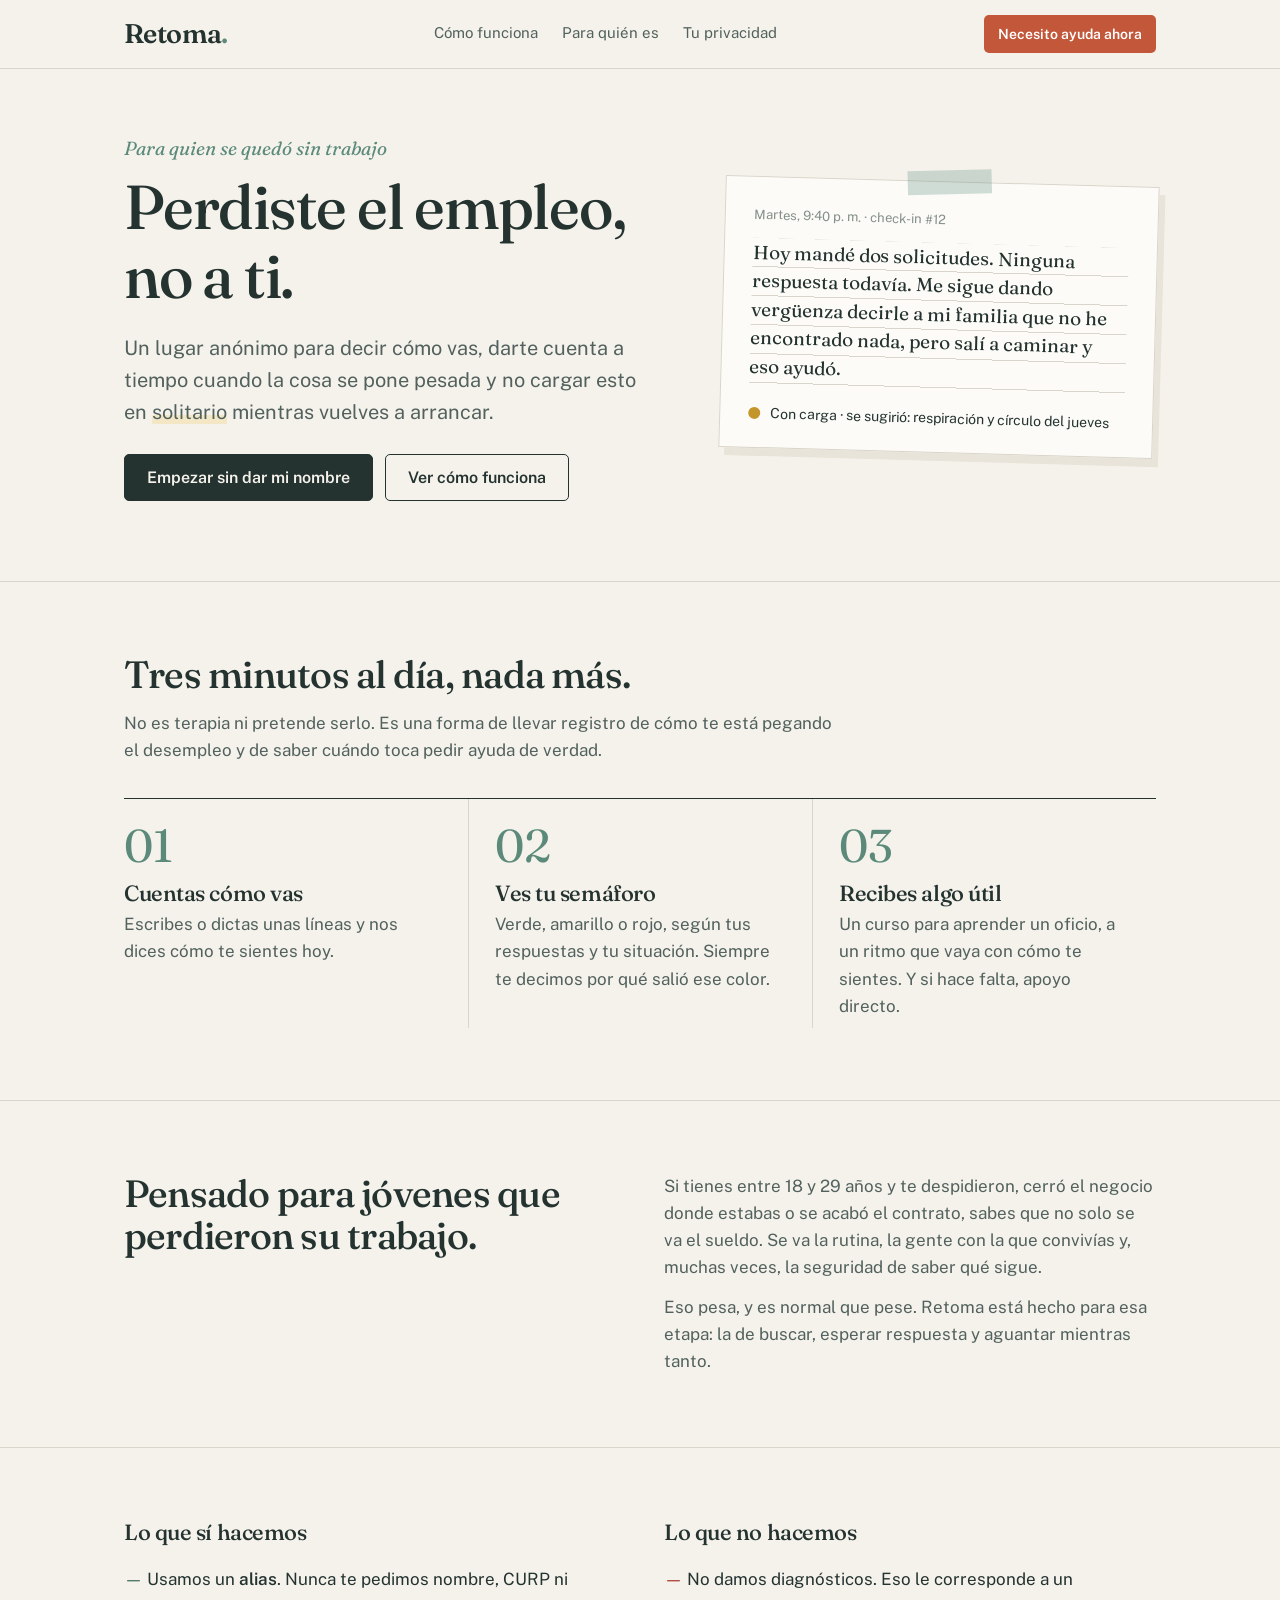
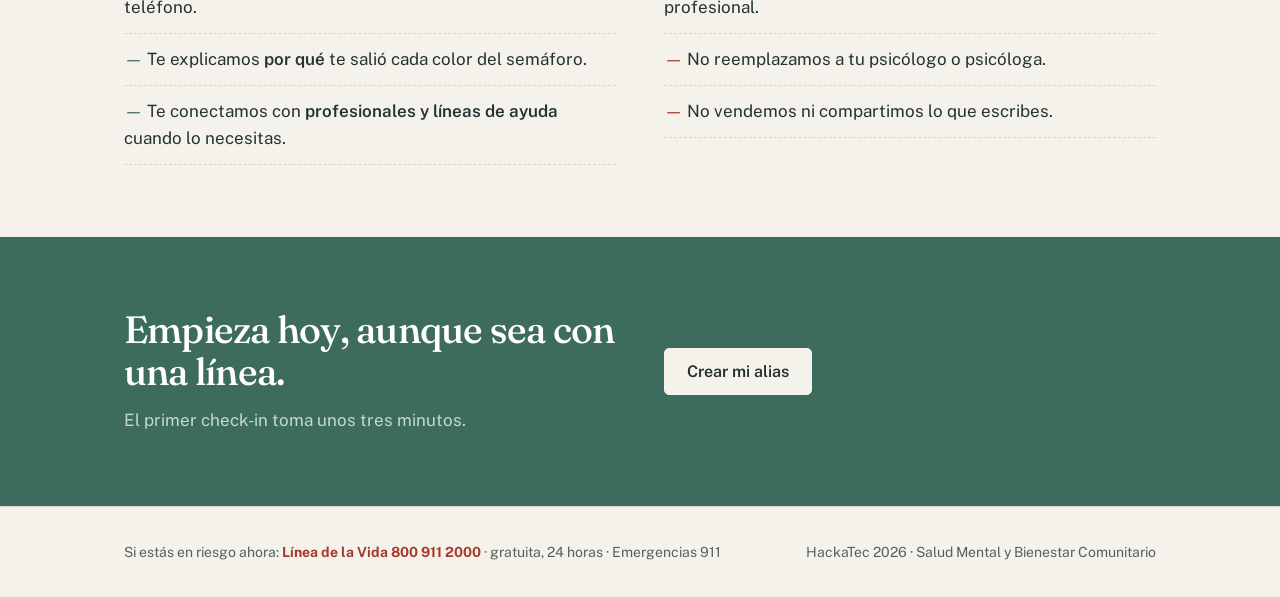
<file: _version_anterior/index.html>
<!DOCTYPE html>
<html lang="es">
<head>
<meta charset="UTF-8">
<meta name="viewport" content="width=device-width, initial-scale=1.0">
<title>Retoma — apoyo emocional después de perder el empleo</title>
<link rel="stylesheet" href="css/estilos.css">
</head>
<body>
<header class="barra">
  <div class="contenedor">
    <a class="marca" href="index.html">Retoma<span>.</span></a>
    <nav class="menu">
      <a href="#como">Cómo funciona</a>
      <a href="#para-quien">Para quién es</a>
      <a href="#privacidad">Tu privacidad</a>
    </nav>
    <a class="ayuda-ya" href="apoyo.html">Necesito ayuda ahora</a>
  </div>
</header>

<main>
  <div class="portada">
    <div class="contenedor">
      <div>
        <p class="antetitulo">Para quien se quedó sin trabajo</p>
        <h1>Perdiste el empleo, no a ti.</h1>
        <p class="entrada">Un lugar anónimo para decir cómo vas, darte cuenta a tiempo cuando la cosa se pone pesada y no cargar esto en <em class="subraya">solitario</em> mientras vuelves a arrancar.</p>
        <div class="acciones">
          <a class="boton" href="registro.html">Empezar sin dar mi nombre</a>
          <a class="boton linea" href="#como">Ver cómo funciona</a>
        </div>
      </div>
      <aside class="hoja" aria-label="Ejemplo de check-in">
        <p class="fecha">Martes, 9:40 p. m. · check-in #12</p>
        <p class="escrito">Hoy mandé dos solicitudes. Ninguna respuesta todavía. Me sigue dando vergüenza decirle a mi familia que no he encontrado nada, pero salí a caminar y eso ayudó.</p>
        <div class="pie-hoja"><i class="punto a"></i> Con carga · se sugirió: respiración y círculo del jueves</div>
      </aside>
    </div>
  </div>

  <section id="como" class="separada">
    <div class="contenedor">
      <h2>Tres minutos al día, nada más.</h2>
      <p class="suave angosto">No es terapia ni pretende serlo. Es una forma de llevar registro de cómo te está pegando el desempleo y de saber cuándo toca pedir ayuda de verdad.</p>
      <div class="pasos">
        <div class="paso">
          <div class="num">01</div>
          <h3>Cuentas cómo vas</h3>
          <p class="suave">Escribes o dictas unas líneas y nos dices cómo te sientes hoy.</p>
        </div>
        <div class="paso">
          <div class="num">02</div>
          <h3>Ves tu semáforo</h3>
          <p class="suave">Verde, amarillo o rojo, según tus respuestas y tu situación. Siempre te decimos por qué salió ese color.</p>
        </div>
        <div class="paso">
          <div class="num">03</div>
          <h3>Recibes algo útil</h3>
          <p class="suave">Un curso para aprender un oficio, a un ritmo que vaya con cómo te sientes. Y si hace falta, apoyo directo.</p>
        </div>
      </div>
    </div>
  </section>

  <section id="para-quien" class="separada">
    <div class="contenedor dos-col">
      <div>
        <h2>Pensado para jóvenes que perdieron su trabajo.</h2>
      </div>
      <div class="suave">
        <p>Si tienes entre 18 y 29 años y te despidieron, cerró el negocio donde estabas o se acabó el contrato, sabes que no solo se va el sueldo. Se va la rutina, la gente con la que convivías y, muchas veces, la seguridad de saber qué sigue.</p>
        <p>Eso pesa, y es normal que pese. Retoma está hecho para esa etapa: la de buscar, esperar respuesta y aguantar mientras tanto.</p>
      </div>
    </div>
  </section>

  <section id="privacidad" class="separada">
    <div class="contenedor dos-col">
      <div>
        <h3>Lo que sí hacemos</h3>
        <ul class="lista-simple si">
          <li>Usamos un <b>alias</b>. Nunca te pedimos nombre, CURP ni teléfono.</li>
          <li>Te explicamos <b>por qué</b> te salió cada color del semáforo.</li>
          <li>Te conectamos con <b>profesionales y líneas de ayuda</b> cuando lo necesitas.</li>
        </ul>
      </div>
      <div>
        <h3>Lo que no hacemos</h3>
        <ul class="lista-simple no">
          <li>No damos diagnósticos. Eso le corresponde a un profesional.</li>
          <li>No reemplazamos a tu psicólogo o psicóloga.</li>
          <li>No vendemos ni compartimos lo que escribes.</li>
        </ul>
      </div>
    </div>
  </section>

  <section class="franja">
    <div class="contenedor dos-col">
      <div>
        <h2>Empieza hoy, aunque sea con una línea.</h2>
        <p class="suave">El primer check-in toma unos tres minutos.</p>
      </div>
      <div style="align-self:center">
        <a class="boton" href="registro.html">Crear mi alias</a>
      </div>
    </div>
  </section>
</main>

<footer class="pie">
  <div class="contenedor">
    <span>Si estás en riesgo ahora: <b>Línea de la Vida 800 911 2000</b> · gratuita, 24 horas · Emergencias 911</span>
    <span>HackaTec 2026 · Salud Mental y Bienestar Comunitario</span>
  </div>
</footer>
<script src="js/app.js"></script>
</body>
</html>
</file>
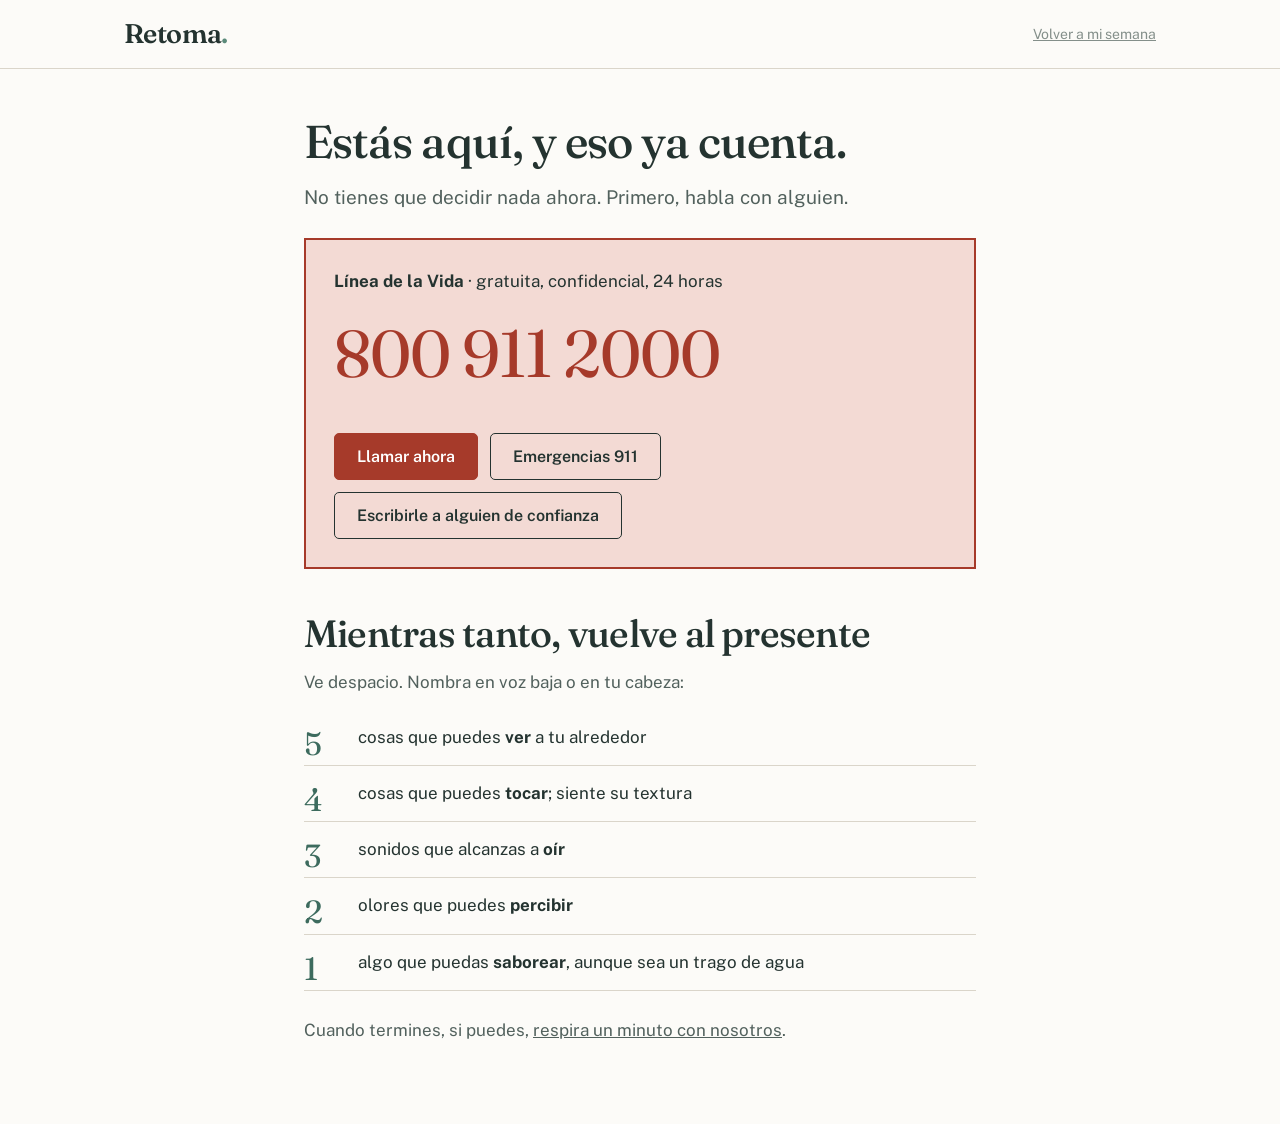
<file: _version_anterior/apoyo.html>
<!DOCTYPE html>
<html lang="es">
<head>
<meta charset="UTF-8">
<meta name="viewport" content="width=device-width, initial-scale=1.0">
<title>Ayuda ahora — Retoma</title>
<link rel="stylesheet" href="css/estilos.css">
</head>
<body class="crisis">
<header class="barra">
  <div class="contenedor">
    <a class="marca" href="panel.html">Retoma<span>.</span></a>
    <a href="panel.html" class="chico">Volver a mi semana</a>
  </div>
</header>
<main class="pagina">
  <div class="contenedor angosto">
    <h1 style="font-size:46px">Estás aquí, y eso ya cuenta.</h1>
    <p class="suave" style="margin-top:14px;font-size:19px">No tienes que decidir nada ahora. Primero, habla con alguien.</p>

    <div class="caja-crisis">
      <p><b>Línea de la Vida</b> · gratuita, confidencial, 24 horas</p>
      <a class="telefono" href="tel:8009112000">800 911 2000</a>
      <div class="acciones">
        <a class="boton alerta" href="tel:8009112000">Llamar ahora</a>
        <a class="boton linea" href="tel:911">Emergencias 911</a>
        <a class="boton linea" href="https://wa.me/?text=%C2%BFPuedes%20hablar%20conmigo%20un%20rato%3F%20No%20estoy%20bien." target="_blank" rel="noopener">Escribirle a alguien de confianza</a>
      </div>
    </div>

    <h2 style="margin-top:44px">Mientras tanto, vuelve al presente</h2>
    <p class="suave">Ve despacio. Nombra en voz baja o en tu cabeza:</p>
    <ol class="sentidos">
      <li>cosas que puedes <b>ver</b> a tu alrededor</li>
      <li>cosas que puedes <b>tocar</b>; siente su textura</li>
      <li>sonidos que alcanzas a <b>oír</b></li>
      <li>olores que puedes <b>percibir</b></li>
      <li>algo que puedas <b>saborear</b>, aunque sea un trago de agua</li>
    </ol>
    <p class="suave" style="margin-top:26px">Cuando termines, si puedes, <a href="herramientas.html#respirar">respira un minuto con nosotros</a>.</p>
  </div>
</main>
</body>
</html>
</file>
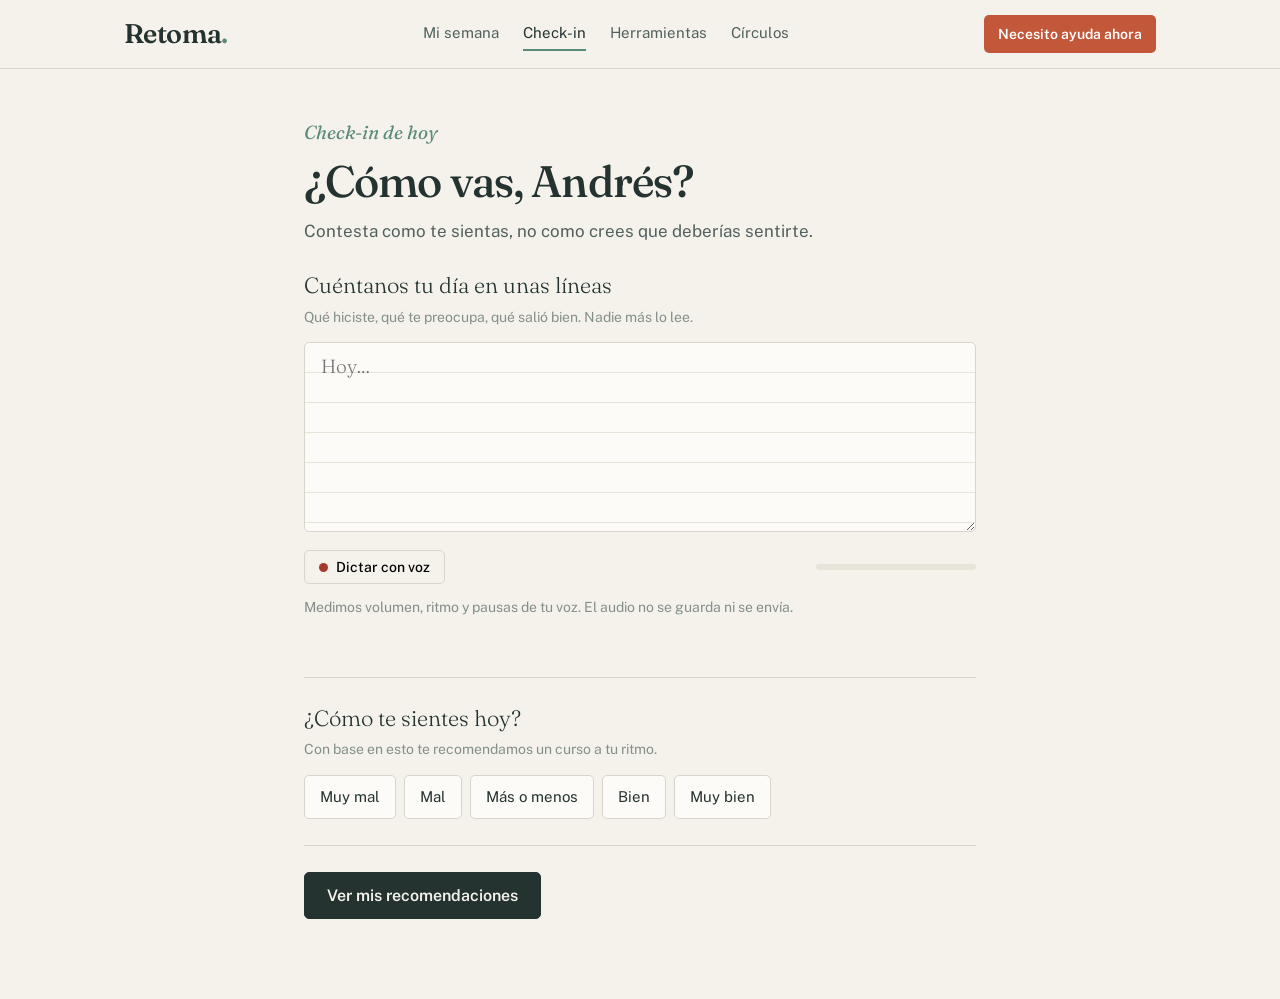
<file: _version_anterior/checkin.html>
<!DOCTYPE html>
<html lang="es">
<head>
<meta charset="UTF-8">
<meta name="viewport" content="width=device-width, initial-scale=1.0">
<title>Check-in — Retoma</title>
<link rel="stylesheet" href="css/estilos.css">
</head>
<body>
<header class="barra">
  <div class="contenedor">
    <a class="marca" href="panel.html">Retoma<span>.</span></a>
    <nav class="menu">
      <a href="panel.html">Mi semana</a>
      <a href="checkin.html" class="activo">Check-in</a>
      <a href="herramientas.html">Herramientas</a>
      <a href="circulos.html">Círculos</a>
    </nav>
    <a class="ayuda-ya" href="apoyo.html">Necesito ayuda ahora</a>
  </div>
</header>
<main class="pagina">
  <div class="contenedor angosto">
    <p class="antetitulo">Check-in de hoy</p>
    <h1 style="font-size:44px">¿Cómo vas, <span data-alias></span>?</h1>
    <p class="suave" style="margin-top:12px">Contesta como te sientas, no como crees que deberías sentirte.</p>

    <form id="form-checkin">
      <div class="bloque">
        <label class="pregunta" for="texto">Cuéntanos tu día en unas líneas</label>
        <span class="ayuda">Qué hiciste, qué te preocupa, qué salió bien. Nadie más lo lee.</span>
        <textarea id="texto" name="texto" class="renglones" placeholder="Hoy…"></textarea>
        <div class="fila-voz">
          <button type="button" class="boton-voz" id="boton-voz"><i></i> <span id="etiqueta-voz">Dictar con voz</span></button>
          <span class="medidor" aria-hidden="true"><i id="medidor"></i></span>
          <span class="chico">Medimos volumen, ritmo y pausas de tu voz. El audio no se guarda ni se envía.</span>
        </div>
        <p class="provisional" id="voz-provisional"></p>
        <div class="confirmar-voz" id="confirmar-voz" hidden>
          <p class="pregunta-voz" id="pregunta-voz"></p>
          <div class="acciones-voz" id="acciones-voz">
            <button type="button" class="boton" data-resp="si">Sí, así me siento</button>
            <button type="button" class="boton linea" data-resp="no">No del todo</button>
          </div>
          <div id="corregir-voz" hidden>
            <p class="chico" style="margin:14px 0 8px">¿Cómo te describirías mejor hoy?</p>
            <div class="opciones">
              <label><input type="radio" name="voz_corregido" value="tranquilo"><span>En calma</span></label>
              <label><input type="radio" name="voz_corregido" value="apagado"><span>Con poca energía</span></label>
              <label><input type="radio" name="voz_corregido" value="tenso"><span>Con tensión o prisa</span></label>
              <label><input type="radio" name="voz_corregido" value="ninguno"><span>Prefiero no decir</span></label>
            </div>
          </div>
          <p class="chico" id="gracias-voz" hidden style="margin-top:12px">Gracias. Vale más lo que tú nos dices que lo que medimos.</p>
          <input type="hidden" name="voz_detectado" id="voz_detectado">
          <input type="hidden" name="voz_confirmado" id="voz_confirmado">
        </div>
      </div>

      <div class="bloque">
        <span class="pregunta">¿Cómo te sientes hoy?</span>
        <span class="ayuda">Con base en esto te recomendamos un curso a tu ritmo.</span>
        <div class="opciones">
          <label><input type="radio" name="animo" value="1" required><span>Muy mal</span></label>
          <label><input type="radio" name="animo" value="2"><span>Mal</span></label>
          <label><input type="radio" name="animo" value="3"><span>Más o menos</span></label>
          <label><input type="radio" name="animo" value="4"><span>Bien</span></label>
          <label><input type="radio" name="animo" value="5"><span>Muy bien</span></label>
        </div>
      </div>

      <div class="acciones"><button class="boton" type="submit">Ver mis recomendaciones</button></div>
    </form>
  </div>
</main>
<script src="js/app.js"></script>
</body>
</html>
</file>
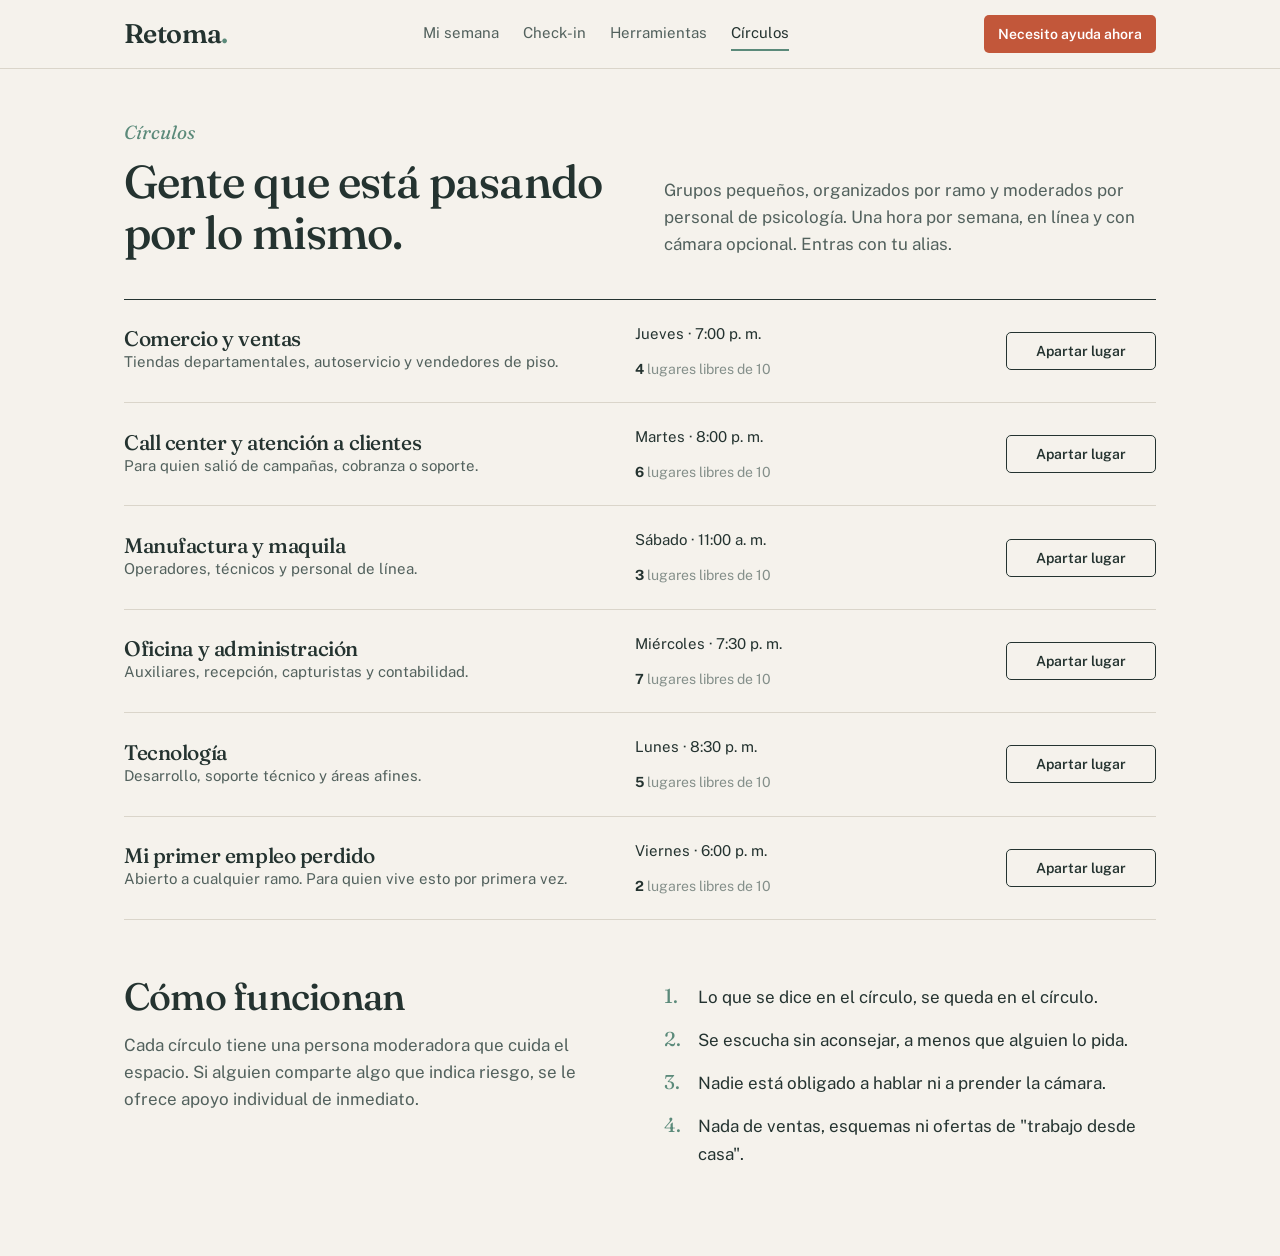
<file: _version_anterior/circulos.html>
<!DOCTYPE html>
<html lang="es">
<head>
<meta charset="UTF-8">
<meta name="viewport" content="width=device-width, initial-scale=1.0">
<title>Círculos — Retoma</title>
<link rel="stylesheet" href="css/estilos.css">
</head>
<body>
<header class="barra">
  <div class="contenedor">
    <a class="marca" href="panel.html">Retoma<span>.</span></a>
    <nav class="menu">
      <a href="panel.html">Mi semana</a>
      <a href="checkin.html">Check-in</a>
      <a href="herramientas.html">Herramientas</a>
      <a href="circulos.html" class="activo">Círculos</a>
    </nav>
    <a class="ayuda-ya" href="apoyo.html">Necesito ayuda ahora</a>
  </div>
</header>
<main class="pagina">
  <div class="contenedor">
    <div class="dos-col" style="margin-bottom:40px">
      <div>
        <p class="antetitulo">Círculos</p>
        <h1 style="font-size:46px">Gente que está pasando por lo mismo.</h1>
      </div>
      <p class="suave" style="align-self:end">Grupos pequeños, organizados por ramo y moderados por personal de psicología. Una hora por semana, en línea y con cámara opcional. Entras con tu alias.</p>
    </div>

    <ul class="circulos">
      <li class="circulo-item">
        <div><h3>Comercio y ventas</h3><p class="suave" style="font-size:15px">Tiendas departamentales, autoservicio y vendedores de piso.</p></div>
        <div><p style="font-size:15px">Jueves · 7:00 p. m.</p><p class="lugares"><b>4</b> lugares libres de 10</p></div>
        <button class="boton linea" data-apartar="comercio">Apartar lugar</button>
      </li>
      <li class="circulo-item">
        <div><h3>Call center y atención a clientes</h3><p class="suave" style="font-size:15px">Para quien salió de campañas, cobranza o soporte.</p></div>
        <div><p style="font-size:15px">Martes · 8:00 p. m.</p><p class="lugares"><b>6</b> lugares libres de 10</p></div>
        <button class="boton linea" data-apartar="callcenter">Apartar lugar</button>
      </li>
      <li class="circulo-item">
        <div><h3>Manufactura y maquila</h3><p class="suave" style="font-size:15px">Operadores, técnicos y personal de línea.</p></div>
        <div><p style="font-size:15px">Sábado · 11:00 a. m.</p><p class="lugares"><b>3</b> lugares libres de 10</p></div>
        <button class="boton linea" data-apartar="manufactura">Apartar lugar</button>
      </li>
      <li class="circulo-item">
        <div><h3>Oficina y administración</h3><p class="suave" style="font-size:15px">Auxiliares, recepción, capturistas y contabilidad.</p></div>
        <div><p style="font-size:15px">Miércoles · 7:30 p. m.</p><p class="lugares"><b>7</b> lugares libres de 10</p></div>
        <button class="boton linea" data-apartar="oficina">Apartar lugar</button>
      </li>
      <li class="circulo-item">
        <div><h3>Tecnología</h3><p class="suave" style="font-size:15px">Desarrollo, soporte técnico y áreas afines.</p></div>
        <div><p style="font-size:15px">Lunes · 8:30 p. m.</p><p class="lugares"><b>5</b> lugares libres de 10</p></div>
        <button class="boton linea" data-apartar="tecnologia">Apartar lugar</button>
      </li>
      <li class="circulo-item">
        <div><h3>Mi primer empleo perdido</h3><p class="suave" style="font-size:15px">Abierto a cualquier ramo. Para quien vive esto por primera vez.</p></div>
        <div><p style="font-size:15px">Viernes · 6:00 p. m.</p><p class="lugares"><b>2</b> lugares libres de 10</p></div>
        <button class="boton linea" data-apartar="primero">Apartar lugar</button>
      </li>
    </ul>

    <div class="dos-col" style="margin-top:56px">
      <div>
        <h2>Cómo funcionan</h2>
        <p class="suave">Cada círculo tiene una persona moderadora que cuida el espacio. Si alguien comparte algo que indica riesgo, se le ofrece apoyo individual de inmediato.</p>
      </div>
      <ol class="reglas">
        <li>Lo que se dice en el círculo, se queda en el círculo.</li>
        <li>Se escucha sin aconsejar, a menos que alguien lo pida.</li>
        <li>Nadie está obligado a hablar ni a prender la cámara.</li>
        <li>Nada de ventas, esquemas ni ofertas de "trabajo desde casa".</li>
      </ol>
    </div>
  </div>
</main>
<script src="js/app.js"></script>
</body>
</html>
</file>
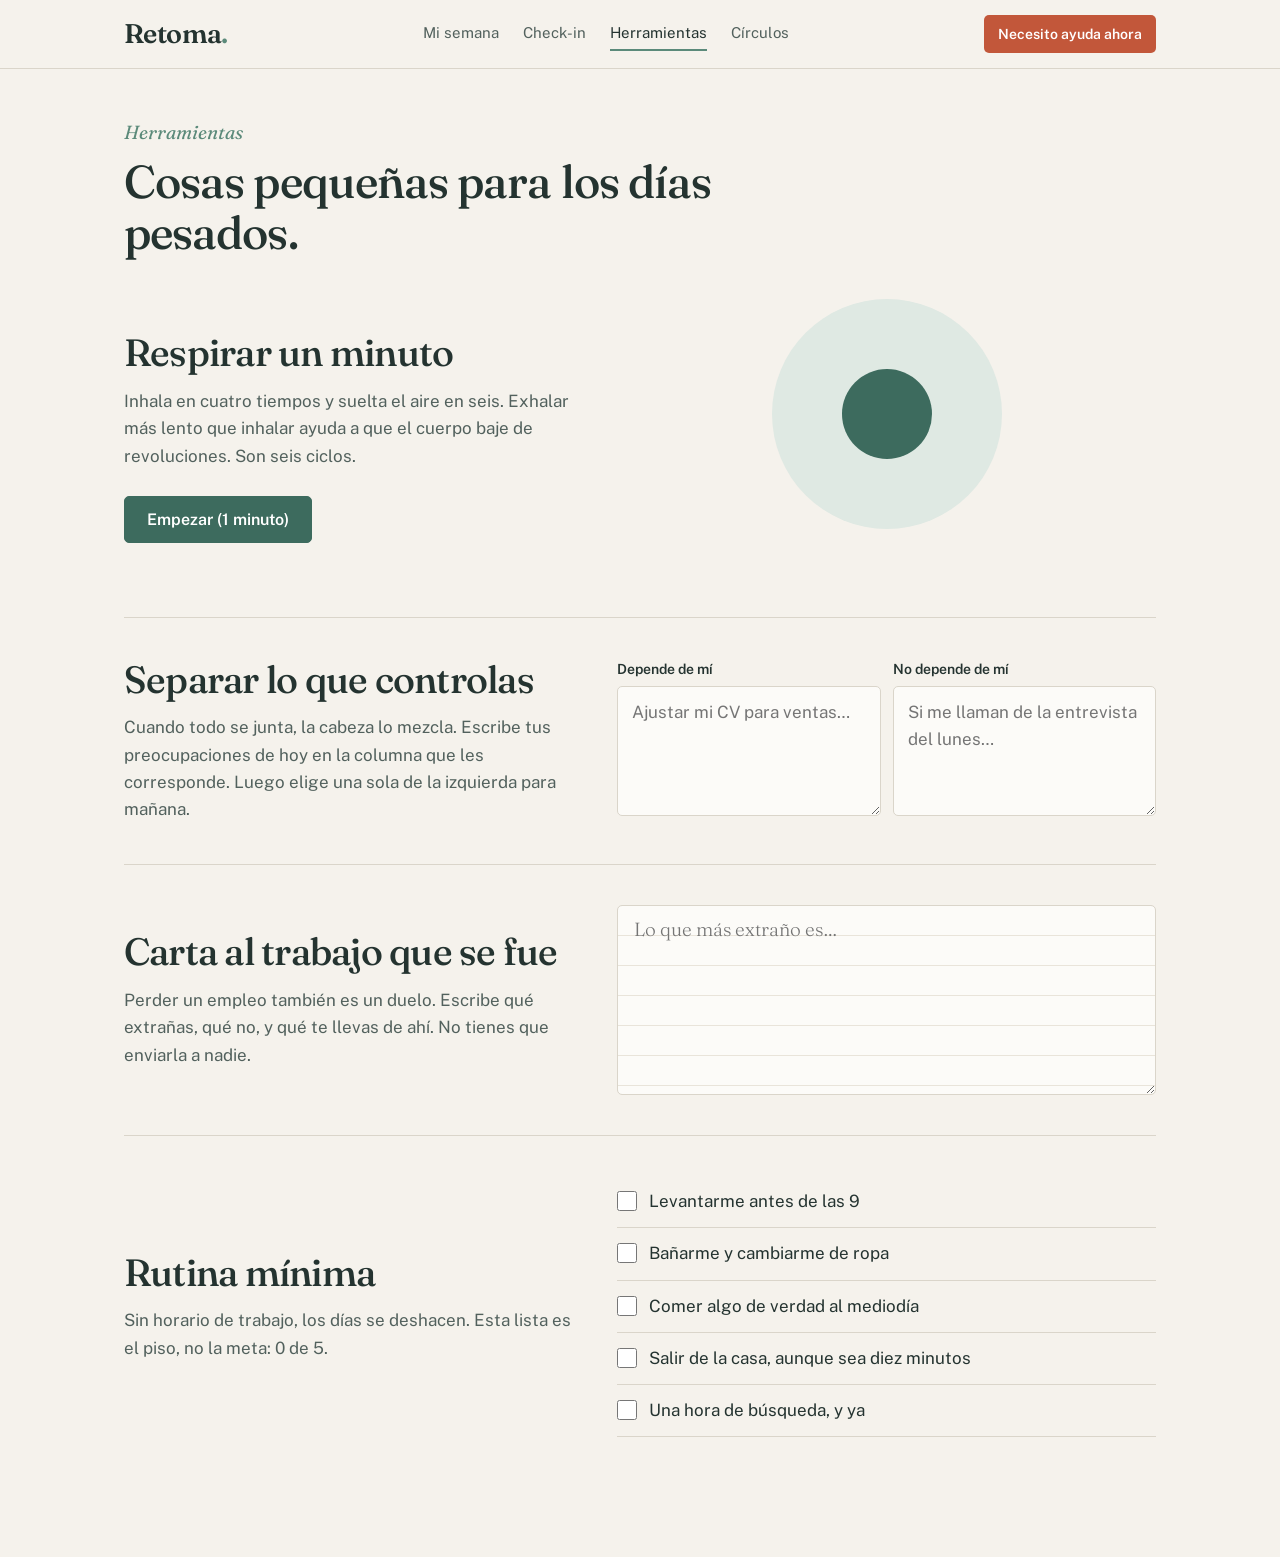
<file: _version_anterior/herramientas.html>
<!DOCTYPE html>
<html lang="es">
<head>
<meta charset="UTF-8">
<meta name="viewport" content="width=device-width, initial-scale=1.0">
<title>Herramientas — Retoma</title>
<link rel="stylesheet" href="css/estilos.css">
</head>
<body>
<header class="barra">
  <div class="contenedor">
    <a class="marca" href="panel.html">Retoma<span>.</span></a>
    <nav class="menu">
      <a href="panel.html">Mi semana</a>
      <a href="checkin.html">Check-in</a>
      <a href="herramientas.html" class="activo">Herramientas</a>
      <a href="circulos.html">Círculos</a>
    </nav>
    <a class="ayuda-ya" href="apoyo.html">Necesito ayuda ahora</a>
  </div>
</header>
<main class="pagina">
  <div class="contenedor">
    <p class="antetitulo">Herramientas</p>
    <h1 style="font-size:46px;max-width:700px">Cosas pequeñas para los días pesados.</h1>

    <div class="herramienta" id="respirar">
      <div>
        <h2>Respirar un minuto</h2>
        <p class="suave">Inhala en cuatro tiempos y suelta el aire en seis. Exhalar más lento que inhalar ayuda a que el cuerpo baje de revoluciones. Son seis ciclos.</p>
        <div class="acciones"><button class="boton verde" id="iniciar-resp">Empezar (1 minuto)</button></div>
      </div>
      <div>
        <div class="circulo-resp"><div class="bola" id="bola"></div></div>
        <p class="indicacion" id="indicacion"></p>
      </div>
    </div>

    <div class="herramienta" id="control">
      <div>
        <h2>Separar lo que controlas</h2>
        <p class="suave">Cuando todo se junta, la cabeza lo mezcla. Escribe tus preocupaciones de hoy en la columna que les corresponde. Luego elige una sola de la izquierda para mañana.</p>
      </div>
      <div class="control-cols">
        <div><label for="c1">Depende de mí</label><textarea id="c1" placeholder="Ajustar mi CV para ventas…"></textarea></div>
        <div><label for="c2">No depende de mí</label><textarea id="c2" placeholder="Si me llaman de la entrevista del lunes…"></textarea></div>
      </div>
    </div>

    <div class="herramienta" id="carta">
      <div>
        <h2>Carta al trabajo que se fue</h2>
        <p class="suave">Perder un empleo también es un duelo. Escribe qué extrañas, qué no, y qué te llevas de ahí. No tienes que enviarla a nadie.</p>
      </div>
      <textarea class="renglones" placeholder="Lo que más extraño es…"></textarea>
    </div>

    <div class="herramienta" id="rutina" style="border-bottom:0">
      <div>
        <h2>Rutina mínima</h2>
        <p class="suave">Sin horario de trabajo, los días se deshacen. Esta lista es el piso, no la meta: <span data-contador="rutina"></span>.</p>
      </div>
      <ul class="checklist" data-lista="rutina">
        <li><label><input type="checkbox"><span>Levantarme antes de las 9</span></label></li>
        <li><label><input type="checkbox"><span>Bañarme y cambiarme de ropa</span></label></li>
        <li><label><input type="checkbox"><span>Comer algo de verdad al mediodía</span></label></li>
        <li><label><input type="checkbox"><span>Salir de la casa, aunque sea diez minutos</span></label></li>
        <li><label><input type="checkbox"><span>Una hora de búsqueda, y ya</span></label></li>
      </ul>
    </div>
  </div>
</main>
<script src="js/app.js"></script>
</body>
</html>
</file>
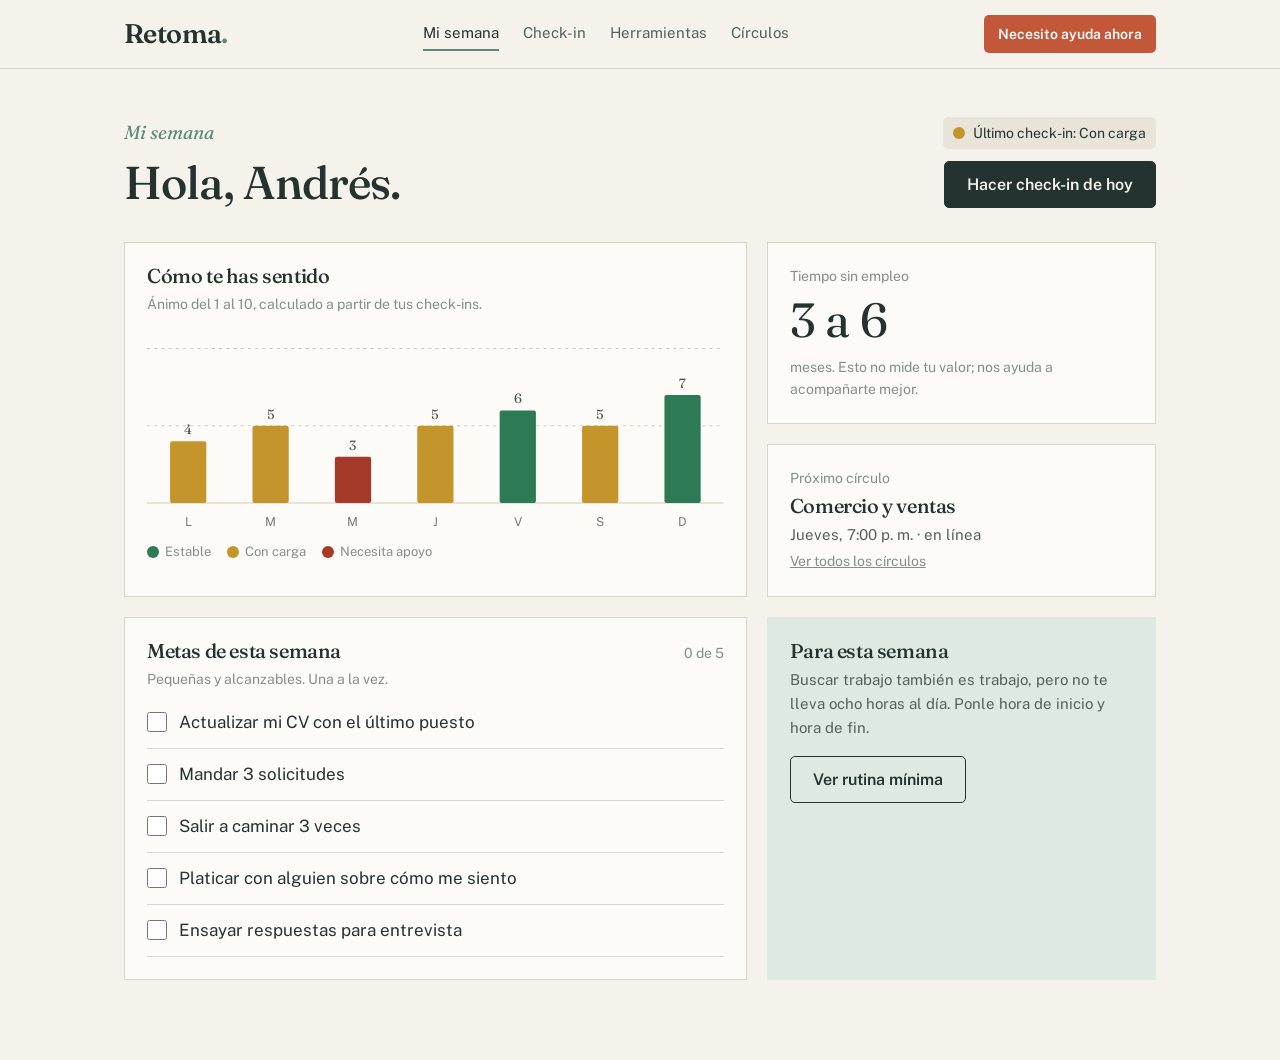
<file: _version_anterior/panel.html>
<!DOCTYPE html>
<html lang="es">
<head>
<meta charset="UTF-8">
<meta name="viewport" content="width=device-width, initial-scale=1.0">
<title>Mi semana — Retoma</title>
<link rel="stylesheet" href="css/estilos.css">
</head>
<body>
<header class="barra">
  <div class="contenedor">
    <a class="marca" href="panel.html">Retoma<span>.</span></a>
    <nav class="menu">
      <a href="panel.html" class="activo">Mi semana</a>
      <a href="checkin.html">Check-in</a>
      <a href="herramientas.html">Herramientas</a>
      <a href="circulos.html">Círculos</a>
    </nav>
    <a class="ayuda-ya" href="apoyo.html">Necesito ayuda ahora</a>
  </div>
</header>
<main class="pagina">
  <div class="contenedor">
    <div class="saludo">
      <div>
        <p class="antetitulo">Mi semana</p>
        <h1 style="font-size:46px">Hola, <span data-alias></span>.</h1>
      </div>
      <div style="text-align:right">
        <span class="estado-chip" id="ultimo-nivel"><i class="punto a"></i> Último check-in: Con carga</span>
        <div class="acciones" style="margin-top:12px;justify-content:flex-end"><a class="boton" href="checkin.html">Hacer check-in de hoy</a></div>
      </div>
    </div>

    <div class="rejilla">
      <div class="caja grafica">
        <h3>Cómo te has sentido</h3>
        <p class="chico">Ánimo del 1 al 10, calculado a partir de tus check-ins.</p>
        <div id="grafica-animo"></div>
        <div class="leyenda">
          <span><i class="punto v"></i> Estable</span>
          <span><i class="punto a"></i> Con carga</span>
          <span><i class="punto r"></i> Necesita apoyo</span>
        </div>
      </div>

      <div style="display:grid;gap:20px">
        <div class="caja">
          <p class="chico">Tiempo sin empleo</p>
          <p class="dato"><span id="meses-sin-empleo">3 a 6</span></p>
          <p class="chico">meses. Esto no mide tu valor; nos ayuda a acompañarte mejor.</p>
        </div>
        <div class="caja">
          <p class="chico">Próximo círculo</p>
          <h3 style="margin-top:6px">Comercio y ventas</h3>
          <p class="suave" style="font-size:15px">Jueves, 7:00 p. m. · en línea</p>
          <a href="circulos.html" class="chico">Ver todos los círculos</a>
        </div>
      </div>
    </div>

    <div class="rejilla" style="margin-top:20px">
      <div class="caja">
        <div style="display:flex;justify-content:space-between;align-items:baseline;gap:12px">
          <h3>Metas de esta semana</h3>
          <span class="chico" data-contador="metas"></span>
        </div>
        <p class="chico" style="margin-bottom:6px">Pequeñas y alcanzables. Una a la vez.</p>
        <ul class="checklist" data-lista="metas">
          <li><label><input type="checkbox"><span>Actualizar mi CV con el último puesto</span></label></li>
          <li><label><input type="checkbox"><span>Mandar 3 solicitudes</span></label></li>
          <li><label><input type="checkbox"><span>Salir a caminar 3 veces</span></label></li>
          <li><label><input type="checkbox"><span>Platicar con alguien sobre cómo me siento</span></label></li>
          <li><label><input type="checkbox"><span>Ensayar respuestas para entrevista</span></label></li>
        </ul>
      </div>
      <div class="caja" style="background:var(--primario-claro);border-color:transparent">
        <h3>Para esta semana</h3>
        <p class="suave" style="font-size:15px">Buscar trabajo también es trabajo, pero no te lleva ocho horas al día. Ponle hora de inicio y hora de fin.</p>
        <div class="acciones" style="margin-top:16px"><a class="boton linea" href="herramientas.html#rutina">Ver rutina mínima</a></div>
      </div>
    </div>
  </div>
</main>
<script src="js/app.js"></script>
</body>
</html>
</file>
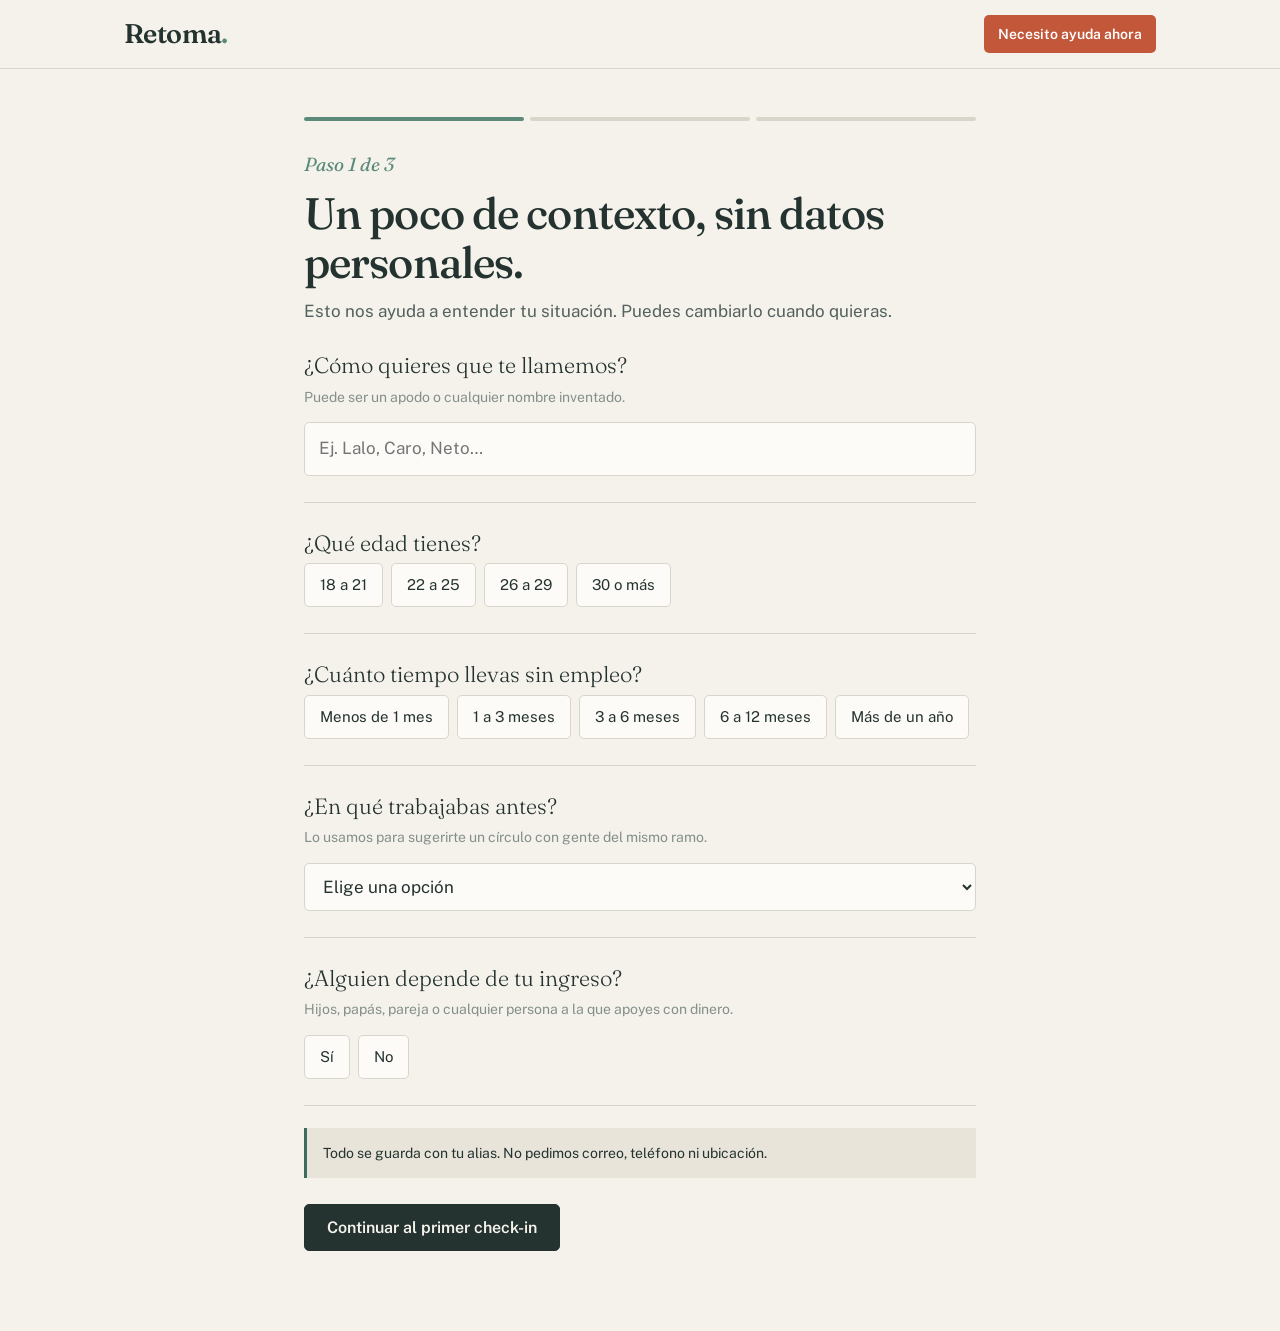
<file: _version_anterior/registro.html>
<!DOCTYPE html>
<html lang="es">
<head>
<meta charset="UTF-8">
<meta name="viewport" content="width=device-width, initial-scale=1.0">
<title>Crear alias — Retoma</title>
<link rel="stylesheet" href="css/estilos.css">
</head>
<body>
<header class="barra">
  <div class="contenedor">
    <a class="marca" href="index.html">Retoma<span>.</span></a>
    <a class="ayuda-ya" href="apoyo.html">Necesito ayuda ahora</a>
  </div>
</header>

<main class="pagina">
  <div class="contenedor angosto">
    <div class="progreso"><i class="hecho"></i><i></i><i></i></div>
    <p class="antetitulo">Paso 1 de 3</p>
    <h1 style="font-size:44px">Un poco de contexto, sin datos personales.</h1>
    <p class="suave" style="margin-top:12px">Esto nos ayuda a entender tu situación. Puedes cambiarlo cuando quieras.</p>

    <form id="form-registro">
      <div class="bloque">
        <label class="pregunta" for="alias">¿Cómo quieres que te llamemos?</label>
        <span class="ayuda">Puede ser un apodo o cualquier nombre inventado.</span>
        <input type="text" id="alias" name="alias" maxlength="20" placeholder="Ej. Lalo, Caro, Neto…" required>
      </div>

      <div class="bloque">
        <span class="pregunta">¿Qué edad tienes?</span>
        <div class="opciones">
          <label><input type="radio" name="edad" value="18-21" required><span>18 a 21</span></label>
          <label><input type="radio" name="edad" value="22-25"><span>22 a 25</span></label>
          <label><input type="radio" name="edad" value="26-29"><span>26 a 29</span></label>
          <label><input type="radio" name="edad" value="30+"><span>30 o más</span></label>
        </div>
      </div>

      <div class="bloque">
        <span class="pregunta">¿Cuánto tiempo llevas sin empleo?</span>
        <div class="opciones">
          <label><input type="radio" name="meses" value="0-1" required><span>Menos de 1 mes</span></label>
          <label><input type="radio" name="meses" value="1-3"><span>1 a 3 meses</span></label>
          <label><input type="radio" name="meses" value="3-6"><span>3 a 6 meses</span></label>
          <label><input type="radio" name="meses" value="6-12"><span>6 a 12 meses</span></label>
          <label><input type="radio" name="meses" value="12+"><span>Más de un año</span></label>
        </div>
      </div>

      <div class="bloque">
        <label class="pregunta" for="sector">¿En qué trabajabas antes?</label>
        <span class="ayuda">Lo usamos para sugerirte un círculo con gente del mismo ramo.</span>
        <select id="sector" name="sector" required>
          <option value="">Elige una opción</option>
          <option>Comercio y ventas</option>
          <option>Call center y atención a clientes</option>
          <option>Manufactura y maquila</option>
          <option>Oficina y administración</option>
          <option>Tecnología</option>
          <option>Restaurantes y servicios</option>
          <option>Otro</option>
        </select>
        <input type="text" id="sector-otro" name="sector_otro" maxlength="40" placeholder="Escribe en qué trabajabas" hidden style="margin-top:10px">
      </div>

      <div class="bloque">
        <span class="pregunta">¿Alguien depende de tu ingreso?</span>
        <span class="ayuda">Hijos, papás, pareja o cualquier persona a la que apoyes con dinero.</span>
        <div class="opciones">
          <label><input type="radio" name="dependientes" value="si" required><span>Sí</span></label>
          <label><input type="radio" name="dependientes" value="no"><span>No</span></label>
        </div>
        <div id="cuantos-dependen" hidden style="margin-top:18px">
          <span class="ayuda">¿Cuántas personas?</span>
          <div class="opciones">
            <label><input type="radio" name="num_dependientes" value="1"><span>1</span></label>
            <label><input type="radio" name="num_dependientes" value="2"><span>2</span></label>
            <label><input type="radio" name="num_dependientes" value="3"><span>3</span></label>
            <label><input type="radio" name="num_dependientes" value="4"><span>4</span></label>
            <label><input type="radio" name="num_dependientes" value="5+"><span>5 o más</span></label>
          </div>
        </div>
      </div>

      <div class="nota-privacidad">Todo se guarda con tu alias. No pedimos correo, teléfono ni ubicación.</div>
      <div class="acciones"><button class="boton" type="submit">Continuar al primer check-in</button></div>
    </form>
  </div>
</main>
<script src="js/app.js"></script>
</body>
</html>
</file>
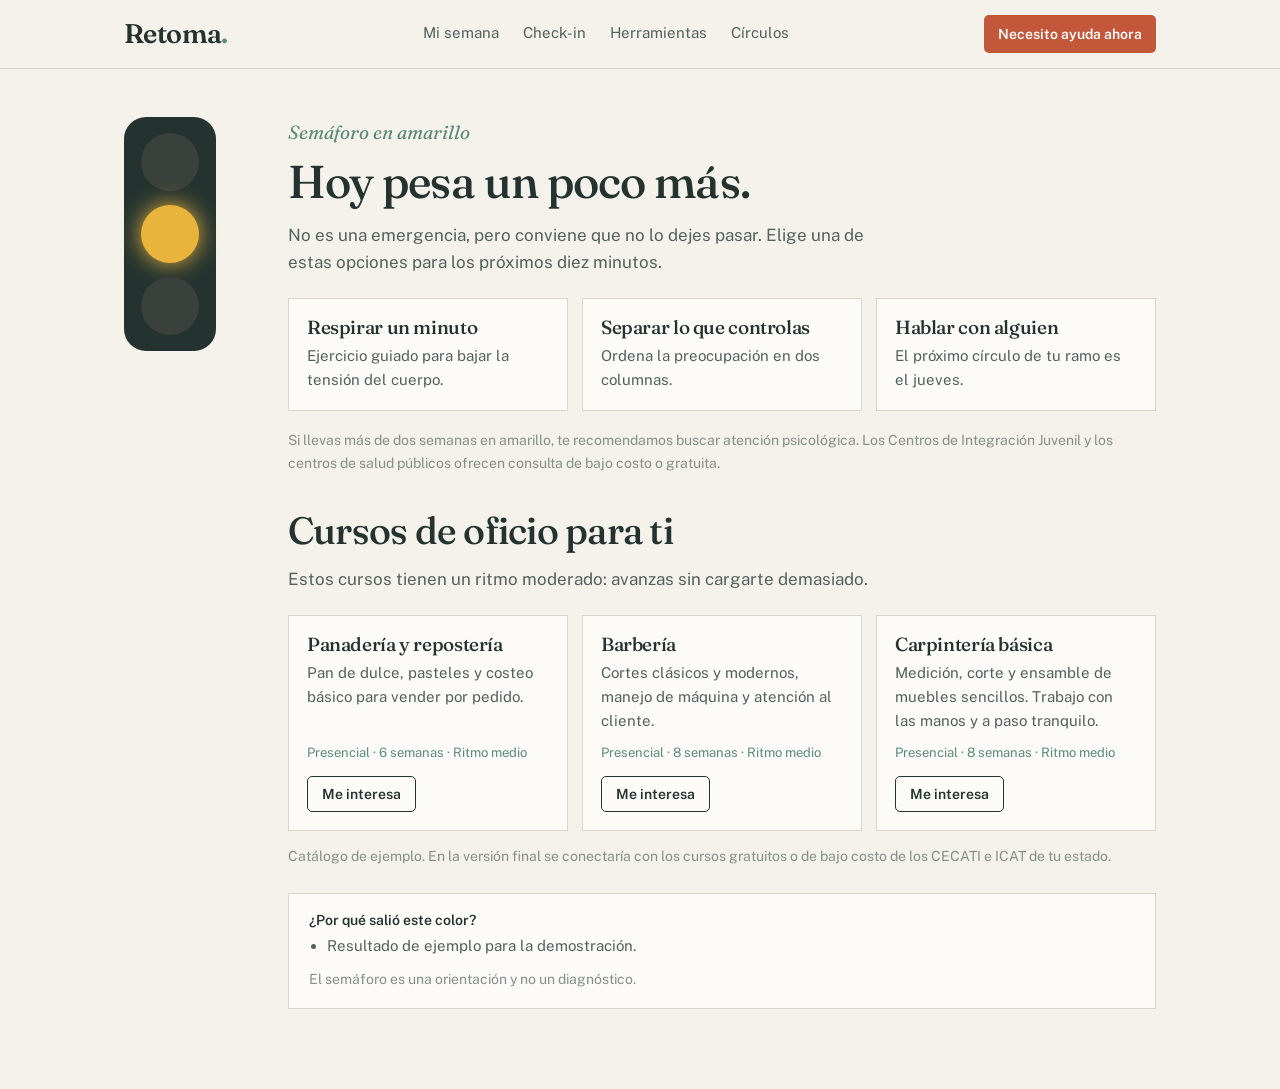
<file: _version_anterior/resultado.html>
<!DOCTYPE html>
<html lang="es">
<head>
<meta charset="UTF-8">
<meta name="viewport" content="width=device-width, initial-scale=1.0">
<title>Tu semáforo — Retoma</title>
<link rel="stylesheet" href="css/estilos.css">
</head>
<body>
<header class="barra">
  <div class="contenedor">
    <a class="marca" href="panel.html">Retoma<span>.</span></a>
    <nav class="menu">
      <a href="panel.html">Mi semana</a>
      <a href="checkin.html">Check-in</a>
      <a href="herramientas.html">Herramientas</a>
      <a href="circulos.html">Círculos</a>
    </nav>
    <a class="ayuda-ya" href="apoyo.html">Necesito ayuda ahora</a>
  </div>
</header>
<main class="pagina">
  <div class="contenedor">
    <div class="resultado">
      <div class="semaforo" id="semaforo" aria-hidden="true"><b class="r"></b><b class="a"></b><b class="v"></b></div>

      <div>
        <div class="nivel" id="nivel-verde">
          <p class="antetitulo">Semáforo en verde</p>
          <h1 style="font-size:46px">Hoy vas estable.</h1>
          <p class="suave" style="margin-top:14px;max-width:600px">Buscar trabajo cansa, y aun así hoy te mantuviste en pie. Aprovecha este buen día para avanzar un paso concreto.</p>
          <div class="tarjetas">
            <a class="tarjeta" href="panel.html"><h3>Tus metas de la semana</h3><p>Revisa qué te falta y marca lo que ya hiciste.</p></a>
            <a class="tarjeta" href="circulos.html"><h3>Únete a un círculo</h3><p>Lo que a ti te funcionó le puede servir a alguien más.</p></a>
          </div>
        </div>

        <div class="nivel" id="nivel-amarillo">
          <p class="antetitulo">Semáforo en amarillo</p>
          <h1 style="font-size:46px">Hoy pesa un poco más.</h1>
          <p class="suave" style="margin-top:14px;max-width:600px">No es una emergencia, pero conviene que no lo dejes pasar. Elige una de estas opciones para los próximos diez minutos.</p>
          <div class="tarjetas">
            <a class="tarjeta" href="herramientas.html#respirar"><h3>Respirar un minuto</h3><p>Ejercicio guiado para bajar la tensión del cuerpo.</p></a>
            <a class="tarjeta" href="herramientas.html#control"><h3>Separar lo que controlas</h3><p>Ordena la preocupación en dos columnas.</p></a>
            <a class="tarjeta" href="circulos.html"><h3>Hablar con alguien</h3><p>El próximo círculo de tu ramo es el jueves.</p></a>
          </div>
          <p class="chico" style="margin-top:18px">Si llevas más de dos semanas en amarillo, te recomendamos buscar atención psicológica. Los Centros de Integración Juvenil y los centros de salud públicos ofrecen consulta de bajo costo o gratuita.</p>
        </div>

        <div class="nivel" id="nivel-rojo">
          <p class="antetitulo" style="color:var(--rojo)">Semáforo en rojo</p>
          <h1 style="font-size:46px">Lo que escribiste nos importa. No tienes que resolverlo tú solo.</h1>
          <div class="caja-crisis">
            <p><b>Habla ahora con alguien preparado para escucharte.</b> Es gratis, confidencial y atienden las 24 horas.</p>
            <a class="telefono" href="tel:8009112000">800 911 2000</a>
            <p class="chico">Línea de la Vida · Si estás en peligro inmediato, llama al 911.</p>
            <div class="acciones">
              <a class="boton alerta" href="tel:8009112000">Llamar ahora</a>
              <a class="boton linea" href="apoyo.html">Necesito calmarme primero</a>
            </div>
          </div>
        </div>

        <section class="cursos" id="cursos" hidden>
          <h2>Cursos de oficio para ti</h2>
          <p class="suave" id="cursos-intro"></p>
          <div class="tarjetas" id="lista-cursos"></div>
          <p class="chico" style="margin-top:14px">Catálogo de ejemplo. En la versión final se conectaría con los cursos gratuitos o de bajo costo de los CECATI e ICAT de tu estado.</p>
        </section>

        <div class="porque">
          <h4>¿Por qué salió este color?</h4>
          <ul id="razones"></ul>
          <p class="chico" style="margin-top:10px">El semáforo es una orientación y no un diagnóstico.</p>
        </div>
      </div>
    </div>
  </div>
</main>
<script src="js/app.js"></script>
</body>
</html>
</file>
<file: _version_anterior/css/estilos.css>
@import url('https://fonts.googleapis.com/css2?family=Fraunces:opsz,wght@9..144,300;9..144,400;9..144,500;9..144,600&family=Public+Sans:wght@400;500;600&display=swap');

:root{
  --papel:#F5F2EC; --papel-2:#E9E4DA; --blanco:#FCFBF8;
  --tinta:#243330; --tinta-suave:#52615D; --gris:#848F8A; --linea:#DAD5CA;
  --primario:#3D6B5E; --primario-claro:#DFE9E3;
  --acento:#5B8A7A; --acento-claro:#E4EEE9;
  --estable:#2E7A56; --urgente:#C2573A;
  --mostaza:#C4952B; --mostaza-claro:#F3E7C6;
  --rojo:#A63A2A; --rojo-claro:#F3DAD4;
  --azul:#5B8A7A; --azul-claro:#E6EFEA;
  --serif:"Fraunces",Georgia,"Times New Roman",serif;
  --sans:"Public Sans",system-ui,-apple-system,"Segoe UI",sans-serif;
  --radio:5px;
}
*{box-sizing:border-box;margin:0;padding:0}
html{scroll-behavior:smooth}
body{background:var(--papel);color:var(--tinta);font-family:var(--sans);font-size:17px;line-height:1.6;-webkit-font-smoothing:antialiased}
img{max-width:100%}
a{color:inherit}
.contenedor{max-width:1080px;margin:0 auto;padding:0 24px}
.angosto{max-width:720px}

/* Barra */
.barra{border-bottom:1px solid var(--linea);background:var(--papel)}
.barra .contenedor{display:flex;align-items:center;justify-content:space-between;min-height:68px;gap:24px;flex-wrap:wrap}
.marca{font-family:var(--serif);font-size:27px;font-weight:600;text-decoration:none;letter-spacing:-.6px}
.marca span{color:var(--acento)}
.menu{display:flex;gap:24px;font-size:15px;flex-wrap:wrap}
.menu a{text-decoration:none;color:var(--tinta-suave);padding:4px 0;border-bottom:2px solid transparent}
.menu a:hover{color:var(--tinta)}
.menu a.activo{color:var(--tinta);border-bottom-color:var(--acento)}
.ayuda-ya{background:var(--urgente);color:#fff;text-decoration:none;padding:8px 14px;border-radius:var(--radio);font-size:14px;font-weight:600;white-space:nowrap}
.ayuda-ya:hover{background:#A84A30}

/* Tipografía */
h1,h2,h3{font-family:var(--serif);font-weight:500;letter-spacing:-.02em;line-height:1.1}
h1{font-size:clamp(38px,6vw,62px)}
h2{font-size:clamp(28px,3.6vw,38px);margin-bottom:14px}
h3{font-size:22px;margin-bottom:6px}
.antetitulo{font-family:var(--serif);font-style:italic;color:var(--acento);font-size:19px;margin-bottom:10px}
.suave{color:var(--tinta-suave)}
.chico{font-size:14px;color:var(--gris)}
p+p{margin-top:12px}
em.subraya{font-style:normal;background:linear-gradient(transparent 62%,var(--mostaza-claro) 62%)}

/* Botones */
.boton{display:inline-block;background:var(--tinta);color:var(--papel);border:1.5px solid var(--tinta);padding:13px 22px;border-radius:var(--radio);font:600 16px var(--sans);text-decoration:none;cursor:pointer;transition:transform .1s}
.boton:hover{background:#000}
.boton:active{transform:translateY(1px)}
.boton.linea{background:transparent;color:var(--tinta)}
.boton.linea:hover{background:var(--papel-2)}
.boton.alerta{background:var(--rojo);border-color:var(--rojo);color:#fff}
.boton.verde{background:var(--primario);border-color:var(--primario);color:#fff}
.acciones{display:flex;gap:12px;flex-wrap:wrap;margin-top:26px}

/* Secciones */
section{padding:72px 0}
.separada{border-top:1px solid var(--linea)}

/* Landing */
.portada{padding:64px 0 80px}
.portada .contenedor{display:grid;grid-template-columns:1.25fr 1fr;gap:56px;align-items:center}
.portada p.entrada{font-size:20px;color:var(--tinta-suave);margin-top:22px;max-width:520px}
.hoja{background:var(--blanco);border:1px solid var(--linea);padding:28px 28px 22px;transform:rotate(1.6deg);box-shadow:6px 8px 0 var(--papel-2);position:relative}
.hoja:before{content:"";position:absolute;top:-12px;left:42%;width:84px;height:24px;background:rgba(91,138,122,.28);transform:rotate(-3deg)}
.hoja .fecha{font-size:13px;color:var(--gris);margin-bottom:10px}
.hoja .escrito{font-family:var(--serif);font-size:19px;line-height:1.5;background:repeating-linear-gradient(transparent 0 28px,var(--linea) 28px 29px);padding-bottom:4px}
.hoja .pie-hoja{display:flex;align-items:center;gap:10px;margin-top:18px;font-size:14px}
.punto{width:12px;height:12px;border-radius:50%;display:inline-block}
.punto.v{background:var(--estable)} .punto.a{background:var(--mostaza)} .punto.r{background:var(--rojo)}

.pasos{display:grid;grid-template-columns:repeat(3,1fr);gap:0;margin-top:34px;border-top:1px solid var(--tinta)}
.paso{padding:24px 26px 8px 0}
.paso+.paso{padding-left:26px;border-left:1px solid var(--linea)}
.paso .num{font-family:var(--serif);font-size:46px;color:var(--acento);line-height:1;margin-bottom:12px}

.dos-col{display:grid;grid-template-columns:1fr 1fr;gap:48px}
.lista-simple{list-style:none;margin-top:10px}
.lista-simple li{padding:12px 0;border-bottom:1px dashed var(--linea)}
.lista-simple li b{font-weight:600}
.no li:before{content:"— ";color:var(--rojo)}
.si li:before{content:"— ";color:var(--primario)}

.franja{background:var(--primario);color:#EEF4F0}
.franja h2{color:#fff}
.franja .suave{color:#C6D9CF}
.franja .boton{background:var(--papel);color:var(--tinta);border-color:var(--papel)}

.pie{padding:34px 0;font-size:14px;color:var(--tinta-suave);border-top:1px solid var(--linea)}
.pie .contenedor{display:flex;justify-content:space-between;gap:20px;flex-wrap:wrap}
.pie b{color:var(--rojo)}

/* Formularios */
.pagina{padding:48px 0 80px}
.progreso{display:flex;gap:6px;margin-bottom:28px}
.progreso i{flex:1;height:4px;background:var(--linea);border-radius:2px}
.progreso i.hecho{background:var(--acento)}
form .bloque{padding:26px 0;border-bottom:1px solid var(--linea)}
form .bloque:last-of-type{border-bottom:0}
.pregunta{font-family:var(--serif);font-weight:300;font-size:22px;line-height:1.3;margin-bottom:6px;display:block}
.ayuda{font-size:14px;color:var(--gris);margin-bottom:14px;display:block}
input[type=text],select,textarea{width:100%;font:inherit;color:var(--tinta);background:var(--blanco);border:1.5px solid var(--linea);border-radius:var(--radio);padding:12px 14px;outline:none}
input[type=text]:focus,select:focus,textarea:focus{border-color:var(--tinta)}
textarea.renglones{min-height:190px;resize:vertical;font-family:var(--serif);font-weight:300;font-size:19px;line-height:30px;padding:8px 16px;background:var(--blanco) repeating-linear-gradient(transparent 0 29px,var(--papel-2) 29px 30px);background-attachment:local}
.opciones{display:flex;flex-wrap:wrap;gap:8px}
.opciones label{cursor:pointer}
.opciones input{position:absolute;opacity:0;pointer-events:none}
.opciones span{display:inline-block;padding:9px 15px;border:1.5px solid var(--linea);border-radius:var(--radio);background:var(--blanco);font-size:15px}
.opciones input:checked+span{background:var(--tinta);color:var(--papel);border-color:var(--tinta)}
.opciones input:focus-visible+span{outline:2px solid var(--acento);outline-offset:2px}
.fila-voz{display:flex;justify-content:space-between;align-items:center;margin-top:10px;gap:12px;flex-wrap:wrap}
.boton-voz{background:none;border:1.5px solid var(--linea);border-radius:var(--radio);padding:8px 14px;font:500 14px var(--sans);cursor:pointer;display:inline-flex;align-items:center;gap:8px}
.boton-voz.grabando{border-color:var(--rojo);color:var(--rojo)}
.boton-voz.grabando i{animation:parpadeo 1s infinite}
.boton-voz i{width:9px;height:9px;border-radius:50%;background:var(--rojo);display:inline-block}
@keyframes parpadeo{50%{opacity:.2}}
.nota-privacidad{background:var(--papel-2);padding:14px 16px;border-left:3px solid var(--primario);font-size:14px;margin-top:22px}

/* Resultado / semáforo */
.resultado{display:grid;grid-template-columns:120px 1fr;gap:44px;align-items:start}
.semaforo{background:var(--tinta);border-radius:22px;padding:16px;display:flex;flex-direction:column;gap:14px;align-items:center;width:92px}
.semaforo b{width:58px;height:58px;border-radius:50%;background:#3a403b;display:block}
.semaforo.rojo .r{background:#E0553F;box-shadow:0 0 22px #E0553F}
.semaforo.amarillo .a{background:#E8B43C;box-shadow:0 0 22px #E8B43C}
.semaforo.verde .v{background:#4E9A6C;box-shadow:0 0 22px #4E9A6C}
.nivel{display:none}
.nivel.visible{display:block}
.porque{margin-top:26px;background:var(--blanco);border:1px solid var(--linea);padding:18px 20px}
.porque h4{font:600 14px var(--sans);margin-bottom:6px}
.porque ul{padding-left:18px;font-size:15px;color:var(--tinta-suave)}
.tarjetas{display:grid;grid-template-columns:repeat(auto-fit,minmax(220px,1fr));gap:14px;margin-top:22px}
.tarjeta{background:var(--blanco);border:1px solid var(--linea);padding:18px;text-decoration:none;display:block}
.tarjeta:hover{border-color:var(--tinta)}
.tarjeta h3{font-size:19px}
.tarjeta p{font-size:15px;color:var(--tinta-suave)}

/* Crisis */
.crisis{background:var(--blanco);min-height:100vh}
.crisis .barra{background:var(--blanco)}
.telefono{font-family:var(--serif);font-size:clamp(40px,7vw,66px);color:var(--rojo);text-decoration:none;display:block;margin:6px 0 4px;letter-spacing:-1px}
.caja-crisis{border:2px solid var(--rojo);background:var(--rojo-claro);padding:28px;margin:26px 0}
.sentidos{list-style:none;counter-reset:s 6;margin-top:14px}
.sentidos li{counter-increment:s -1;padding:14px 0 14px 54px;position:relative;border-bottom:1px solid var(--linea)}
.sentidos li:before{content:counter(s);position:absolute;left:0;top:8px;font-family:var(--serif);font-size:32px;color:var(--primario)}

/* Herramientas */
.herramienta{padding:40px 0;border-bottom:1px solid var(--linea);display:grid;grid-template-columns:1fr 1.2fr;gap:44px;align-items:center}
.circulo-resp{width:230px;height:230px;margin:0 auto;border-radius:50%;background:var(--primario-claro);display:flex;align-items:center;justify-content:center;position:relative}
.circulo-resp .bola{width:90px;height:90px;border-radius:50%;background:var(--primario);transition:transform 4s ease-in-out}
.circulo-resp .bola.inhala{transform:scale(2.3);transition-duration:4s}
.circulo-resp .bola.exhala{transform:scale(1);transition-duration:6s}
.indicacion{text-align:center;font-family:var(--serif);font-size:22px;margin-top:16px;min-height:32px}
.control-cols{display:grid;grid-template-columns:1fr 1fr;gap:12px}
.control-cols textarea{min-height:130px}
.control-cols label{font-weight:600;font-size:14px;display:block;margin-bottom:6px}

/* Checklist */
.checklist{list-style:none}
.checklist li{border-bottom:1px solid var(--linea)}
.checklist label{display:flex;gap:12px;align-items:flex-start;padding:12px 0;cursor:pointer}
.checklist input{width:20px;height:20px;accent-color:var(--primario);margin-top:3px;flex-shrink:0}
.checklist input:checked+span{text-decoration:line-through;color:var(--gris)}

/* Panel */
.saludo{display:flex;justify-content:space-between;align-items:flex-end;gap:20px;flex-wrap:wrap;margin-bottom:34px}
.rejilla{display:grid;grid-template-columns:1.6fr 1fr;gap:20px}
.caja{background:var(--blanco);border:1px solid var(--linea);padding:22px}
.caja h3{font-size:20px}
.dato{font-family:var(--serif);font-size:48px;line-height:1;margin:8px 0 4px}
.grafica svg{width:100%;height:auto;display:block;margin-top:12px}
.leyenda{display:flex;gap:16px;font-size:13px;color:var(--gris);margin-top:8px;flex-wrap:wrap}
.leyenda span{display:inline-flex;align-items:center;gap:6px}
.estado-chip{display:inline-flex;align-items:center;gap:8px;font-size:14px;padding:5px 10px;border-radius:var(--radio);background:var(--papel-2)}

/* Círculos */
.circulos{list-style:none;border-top:1px solid var(--tinta)}
.circulo-item{display:grid;grid-template-columns:1.4fr 1fr 150px;gap:20px;padding:22px 0;border-bottom:1px solid var(--linea);align-items:center}
.circulo-item h3{font-size:21px;margin:0}
.lugares{font-size:14px;color:var(--gris)}
.lugares b{color:var(--tinta)}
.circulo-item .boton{padding:10px 14px;font-size:14px;text-align:center}
.circulo-item .boton.apartado{background:var(--primario);border-color:var(--primario);color:#fff}
.reglas{counter-reset:r;list-style:none}
.reglas li{counter-increment:r;padding:8px 0 8px 34px;position:relative}
.reglas li:before{content:counter(r) ".";position:absolute;left:0;font-family:var(--serif);color:var(--acento);font-size:20px;top:4px}

@media (max-width:820px){
  .portada .contenedor,.dos-col,.herramienta,.rejilla,.resultado{grid-template-columns:1fr}
  .hoja{transform:rotate(0)}
  .pasos{grid-template-columns:1fr}
  .paso+.paso{padding-left:0;border-left:0;border-top:1px solid var(--linea)}
  .circulo-item{grid-template-columns:1fr}
  .control-cols{grid-template-columns:1fr}
  .menu{order:3;width:100%;gap:18px;overflow-x:auto;padding-bottom:10px}
  section{padding:52px 0}
}

/* Análisis de voz */
.medidor{flex:1;min-width:80px;max-width:160px;height:6px;background:var(--papel-2);border-radius:3px;overflow:hidden}
.medidor i{display:block;height:100%;width:0;background:var(--azul);transition:width .1s}
.confirmar-voz{margin-top:18px;background:var(--azul-claro);border:1px solid #CFDFD6;border-left:3px solid var(--azul);padding:18px 20px}
.pregunta-voz{font-family:var(--serif);font-weight:300;font-size:21px;margin-bottom:12px}
.acciones-voz{display:flex;gap:10px;flex-wrap:wrap}
.acciones-voz .boton{padding:10px 16px;font-size:15px}
[hidden]{display:none!important}
.provisional{font-family:var(--serif);font-weight:300;font-style:italic;color:var(--gris);min-height:24px;margin-top:8px}

/* Cursos */
.cursos{padding:36px 0 0}
.curso{display:flex;flex-direction:column}
.curso p{flex:1}
.curso .curso-datos{flex:0;font-size:13px;color:var(--acento);margin:10px 0 12px}
.curso .boton{padding:9px 14px;font-size:14px;align-self:flex-start}
</file>
